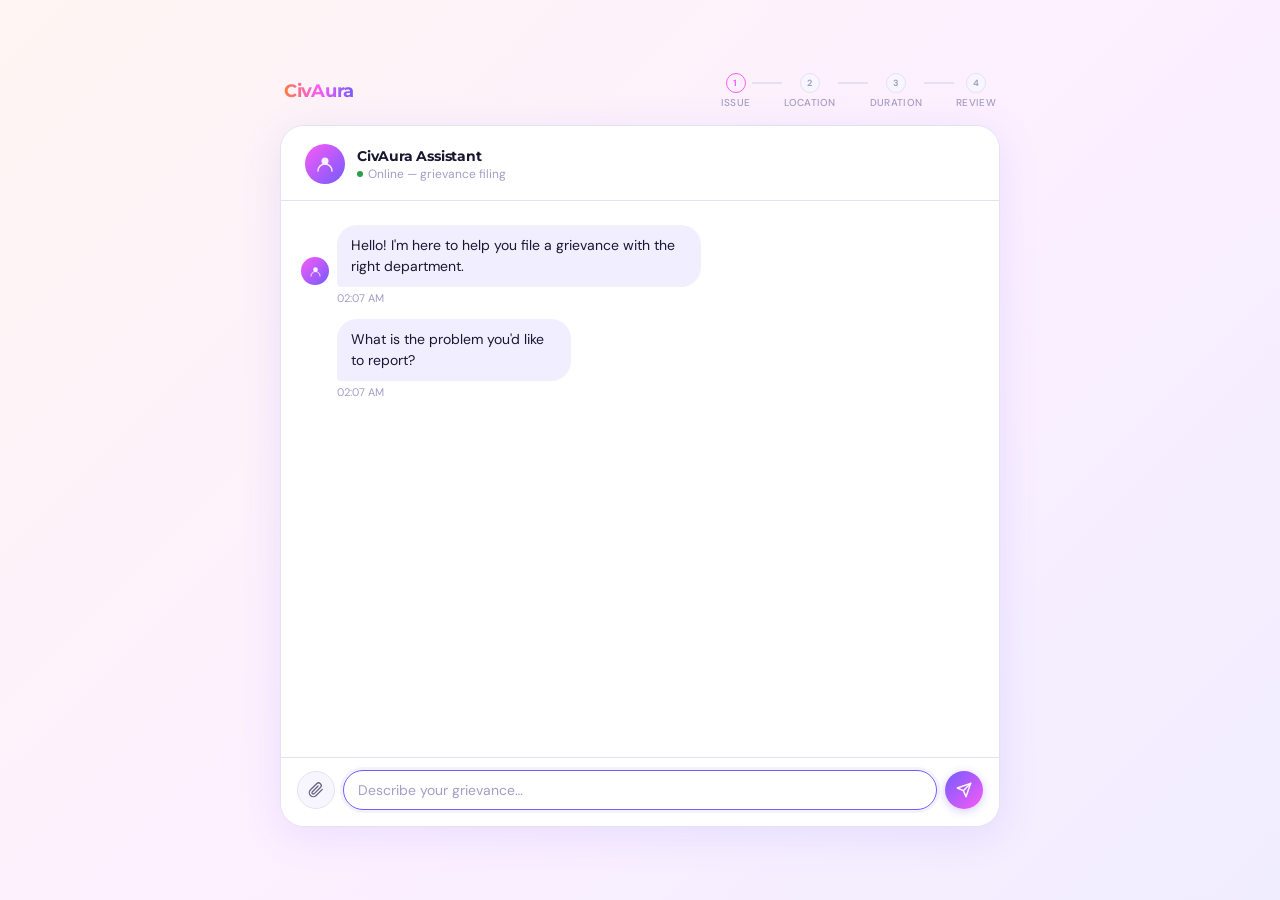
<file: chat.html>
<!DOCTYPE html>
<html lang="en">
<head>
<meta charset="UTF-8">
<meta name="viewport" content="width=device-width, initial-scale=1.0">
<title>CivAura — File a Grievance</title>
<link href="https://fonts.googleapis.com/css2?family=Montserrat:wght@700&family=DM+Sans:wght@400;500;600&display=swap" rel="stylesheet">

<style>

*, *::before, *::after { box-sizing: border-box; margin: 0; padding: 0; }

:root {
  --brand-a: #ff7a41;
  --brand-b: #f95bf6;
  --brand-c: #745bff;
  --surface: #ffffff;
  --surface-2: #f7f6ff;
  --surface-3: #edeaff;
  --text-primary: #1a1730;
  --text-secondary: #6b6587;
  --text-muted: #a49ec5;
  --border: #e5e1f5;
  --user-bubble: #745bff;
  --user-text: #ffffff;
  --bot-bubble: #f0eeff;
  --bot-text: #1a1730;
  --warn-bg: #fff8ec;
  --warn-border: #f5c842;
  --warn-text: #7a5800;
  --success: #2e9e48;
  --radius-sm: 8px;
  --radius-md: 16px;
  --radius-lg: 20px;
  --shadow: 0 8px 40px rgba(116,91,255,0.13);
}

body {
  font-family: 'DM Sans', sans-serif;
  background: linear-gradient(135deg, #fff5f2 0%, #fdf0ff 50%, #f0edff 100%);
  min-height: 100vh;
  display: flex;
  flex-direction: column;
  align-items: center;
  justify-content: center;
  padding: 20px;
}

/* ── Header bar ── */
.page-header {
  width: 100%;
  max-width: 720px;
  display: flex;
  align-items: center;
  justify-content: space-between;
  margin-bottom: 16px;
  padding: 0 4px;
}

.logo {
  font-family: 'Montserrat', sans-serif;
  font-size: 18px;
  font-weight: 700;
  background: linear-gradient(90deg, var(--brand-a), var(--brand-b), var(--brand-c));
  -webkit-background-clip: text;
  -webkit-text-fill-color: transparent;
  background-clip: text;
  letter-spacing: -0.3px;
}

.step-pills {
  display: flex;
  gap: 6px;
  align-items: center;
}

.step-pill {
  width: 28px;
  height: 6px;
  border-radius: 99px;
  background: var(--border);
  transition: background 0.4s;
}

.step-pill.active {
  background: linear-gradient(90deg, var(--brand-b), var(--brand-c));
}

/* ── Chat card ── */
.chat-card {
  width: 100%;
  max-width: 720px;
  background: var(--surface);
  border-radius: 24px;
  display: flex;
  flex-direction: column;
  height: 78vh;
  min-height: 520px;
  box-shadow: var(--shadow);
  border: 1px solid var(--border);
  overflow: hidden;
}

/* ── Chat header ── */
.chat-header {
  padding: 18px 24px 16px;
  border-bottom: 1px solid var(--border);
  display: flex;
  align-items: center;
  gap: 12px;
  background: var(--surface);
}

.avatar {
  width: 40px;
  height: 40px;
  border-radius: 50%;
  background: linear-gradient(135deg, var(--brand-b), var(--brand-c));
  display: flex;
  align-items: center;
  justify-content: center;
  flex-shrink: 0;
}

.avatar svg { display: block; }

.chat-header-info { flex: 1; }

.chat-header-name {
  font-family: 'Montserrat', sans-serif;
  font-size: 14px;
  font-weight: 700;
  color: var(--text-primary);
  letter-spacing: -0.2px;
}

.chat-header-status {
  font-size: 12px;
  color: var(--text-muted);
  margin-top: 1px;
  display: flex;
  align-items: center;
  gap: 5px;
}

.status-dot {
  width: 6px;
  height: 6px;
  background: #2e9e48;
  border-radius: 50%;
  display: inline-block;
}

/* Progress tracker */
.progress-tracker {
  display: flex;
  gap: 0;
  align-items: center;
}

.prog-item {
  display: flex;
  flex-direction: column;
  align-items: center;
  gap: 3px;
  font-size: 10px;
  color: var(--text-muted);
  font-weight: 500;
  letter-spacing: 0.3px;
  text-transform: uppercase;
}

.prog-item.done { color: var(--brand-c); }

.prog-dot {
  width: 20px;
  height: 20px;
  border-radius: 50%;
  border: 1.5px solid var(--border);
  display: flex;
  align-items: center;
  justify-content: center;
  font-size: 9px;
  font-weight: 700;
  color: var(--text-muted);
  background: var(--surface-2);
  transition: all 0.3s;
}

.prog-item.done .prog-dot {
  background: var(--brand-c);
  border-color: var(--brand-c);
  color: white;
}

.prog-item.active .prog-dot {
  border-color: var(--brand-b);
  color: var(--brand-b);
  background: #fdf0ff;
}

.prog-line {
  width: 30px;
  height: 1.5px;
  background: var(--border);
  margin: 0 2px;
  margin-bottom: 16px;
  transition: background 0.3s;
}

.prog-line.done { background: var(--brand-c); }

/* ── Messages area ── */
.chat-window {
  flex: 1;
  overflow-y: auto;
  padding: 24px 20px 12px;
  display: flex;
  flex-direction: column;
  gap: 4px;
  scroll-behavior: smooth;
}

.chat-window::-webkit-scrollbar { width: 4px; }
.chat-window::-webkit-scrollbar-track { background: transparent; }
.chat-window::-webkit-scrollbar-thumb { background: var(--border); border-radius: 99px; }

/* Message groups */
.msg-group {
  display: flex;
  flex-direction: column;
  gap: 2px;
  margin-bottom: 10px;
}

.msg-group.bot { align-items: flex-start; }
.msg-group.user { align-items: flex-end; }

.msg-row {
  display: flex;
  align-items: flex-end;
  gap: 8px;
}

.msg-group.user .msg-row { flex-direction: row-reverse; }

.bot-icon {
  width: 28px;
  height: 28px;
  border-radius: 50%;
  background: linear-gradient(135deg, var(--brand-b), var(--brand-c));
  display: flex;
  align-items: center;
  justify-content: center;
  flex-shrink: 0;
  margin-bottom: 2px;
}

.bot-icon-spacer {
  width: 28px;
  flex-shrink: 0;
}

.bubble {
  max-width: 72%;
  padding: 10px 14px;
  line-height: 1.5;
  font-size: 14px;
  word-break: break-word;
}

.bubble.bot {
  background: var(--bot-bubble);
  color: var(--bot-text);
  border-radius: var(--radius-lg) var(--radius-lg) var(--radius-lg) 4px;
}

.bubble.user {
  background: linear-gradient(135deg, var(--brand-c), var(--brand-b));
  color: var(--user-text);
  border-radius: var(--radius-lg) var(--radius-lg) 4px var(--radius-lg);
}

.bubble.warning {
  background: var(--warn-bg);
  color: var(--warn-text);
  border: 1px solid var(--warn-border);
  border-radius: var(--radius-md);
  font-size: 13px;
  display: flex;
  align-items: flex-start;
  gap: 8px;
  max-width: 80%;
}

.timestamp {
  font-size: 11px;
  color: var(--text-muted);
  padding: 0 4px;
  margin-top: 2px;
}

/* ── Typing indicator ── */
.typing-row {
  display: flex;
  align-items: flex-end;
  gap: 8px;
  margin-bottom: 8px;
  opacity: 0;
  transform: translateY(6px);
  transition: opacity 0.2s, transform 0.2s;
  pointer-events: none;
}

.typing-row.visible {
  opacity: 1;
  transform: translateY(0);
}

.typing-bubble {
  background: var(--bot-bubble);
  border-radius: var(--radius-lg) var(--radius-lg) var(--radius-lg) 4px;
  padding: 12px 16px;
  display: flex;
  gap: 4px;
  align-items: center;
}

.typing-dot {
  width: 6px;
  height: 6px;
  background: var(--text-muted);
  border-radius: 50%;
  animation: typingBounce 1.2s ease-in-out infinite;
}

.typing-dot:nth-child(2) { animation-delay: 0.2s; }
.typing-dot:nth-child(3) { animation-delay: 0.4s; }

@keyframes typingBounce {
  0%, 60%, 100% { transform: translateY(0); opacity: 0.4; }
  30% { transform: translateY(-5px); opacity: 1; }
}

/* ── Chip suggestions ── */
.chips-area {
  padding: 4px 20px 8px;
  display: flex;
  flex-wrap: wrap;
  gap: 6px;
  min-height: 0;
  transition: min-height 0.2s;
}

.chip {
  display: inline-flex;
  align-items: center;
  padding: 5px 12px;
  background: var(--surface-3);
  border: 1px solid var(--border);
  border-radius: 99px;
  font-size: 12px;
  font-weight: 500;
  color: var(--brand-c);
  cursor: pointer;
  transition: all 0.15s;
  white-space: nowrap;
}

.chip:hover {
  background: var(--brand-c);
  color: white;
  border-color: var(--brand-c);
  transform: translateY(-1px);
}

/* ── Summary card ── */
.summary-card {
  margin: 0 20px 8px;
  background: var(--surface-2);
  border: 1px solid var(--border);
  border-radius: var(--radius-md);
  padding: 12px 16px;
  display: none;
}

.summary-card.visible { display: block; }

.summary-title {
  font-size: 11px;
  text-transform: uppercase;
  letter-spacing: 0.8px;
  color: var(--text-muted);
  font-weight: 600;
  margin-bottom: 8px;
}

.summary-fields {
  display: flex;
  flex-wrap: wrap;
  gap: 8px;
}

.summary-field {
  background: var(--surface);
  border: 1px solid var(--border);
  border-radius: var(--radius-sm);
  padding: 5px 10px;
  display: flex;
  flex-direction: column;
  gap: 1px;
}

.field-label {
  font-size: 10px;
  color: var(--text-muted);
  text-transform: uppercase;
  letter-spacing: 0.5px;
  font-weight: 600;
}

.field-value {
  font-size: 12px;
  color: var(--text-primary);
  font-weight: 500;
}

/* ── Input area ── */
.input-area {
  display: flex;
  align-items: center;
  gap: 8px;
  padding: 12px 16px 16px;
  border-top: 1px solid var(--border);
  background: var(--surface);
}

.icon-btn {
  width: 38px;
  height: 38px;
  border-radius: 50%;
  border: 1px solid var(--border);
  background: var(--surface-2);
  cursor: pointer;
  display: flex;
  align-items: center;
  justify-content: center;
  flex-shrink: 0;
  transition: all 0.15s;
  color: var(--text-secondary);
  font-size: 15px;
}

.icon-btn:hover {
  background: var(--surface-3);
  border-color: var(--brand-c);
  color: var(--brand-c);
}

#userInput {
  flex: 1;
  padding: 10px 14px;
  border-radius: 99px;
  border: 1.5px solid var(--border);
  background: var(--surface-2);
  font-family: 'DM Sans', sans-serif;
  font-size: 14px;
  color: var(--text-primary);
  outline: none;
  transition: border-color 0.2s, background 0.2s;
}

#userInput::placeholder { color: var(--text-muted); }

#userInput:focus {
  border-color: var(--brand-c);
  background: var(--surface);
  box-shadow: 0 0 0 3px rgba(116, 91, 255, 0.08);
}

#sendBtn {
  width: 38px;
  height: 38px;
  border-radius: 50%;
  border: none;
  background: linear-gradient(135deg, var(--brand-c), var(--brand-b));
  color: white;
  cursor: pointer;
  display: flex;
  align-items: center;
  justify-content: center;
  flex-shrink: 0;
  transition: transform 0.15s, box-shadow 0.15s;
  box-shadow: 0 2px 10px rgba(116,91,255,0.3);
}

#sendBtn:hover {
  transform: scale(1.07);
  box-shadow: 0 4px 16px rgba(116,91,255,0.4);
}

#sendBtn:active { transform: scale(0.96); }

#sendBtn svg { display: block; }

#submitBtn {
  display: none;
  padding: 10px 18px;
  border: none;
  border-radius: 99px;
  background: linear-gradient(135deg, var(--brand-a), var(--brand-b));
  color: white;
  font-family: 'DM Sans', sans-serif;
  font-size: 13px;
  font-weight: 600;
  cursor: pointer;
  white-space: nowrap;
  transition: all 0.15s;
  box-shadow: 0 2px 10px rgba(249,91,246,0.3);
  flex-shrink: 0;
}

#submitBtn:hover {
  transform: translateY(-1px);
  box-shadow: 0 4px 16px rgba(249,91,246,0.4);
}

/* ── Confidence badge ── */
.conf-badge {
  display: inline-flex;
  align-items: center;
  gap: 4px;
  font-size: 11px;
  font-weight: 600;
  padding: 3px 8px;
  border-radius: 99px;
  margin-top: 5px;
}

.conf-badge.high {
  background: #e6f9ed;
  color: #1a7035;
}

.conf-badge.medium {
  background: var(--warn-bg);
  color: #7a5800;
}

.conf-badge.low {
  background: #fef0f0;
  color: #9b1c1c;
}

/* ── Slide-in animation ── */
@keyframes slideIn {
  from { opacity: 0; transform: translateY(8px); }
  to   { opacity: 1; transform: translateY(0); }
}

.msg-group { animation: slideIn 0.2s ease forwards; }

/* ── Responsive ── */
@media (max-width: 480px) {
  body { padding: 0; }
  .chat-card {
    border-radius: 0;
    height: 100vh;
    min-height: unset;
    border: none;
  }
  .page-header { display: none; }
  .progress-tracker { display: none; }
}

</style>
</head>
<body>

<!-- Page header -->
<div class="page-header">
  <div class="logo">CivAura</div>
  <div class="progress-tracker" id="progressTracker">
    <div class="prog-item active" id="prog-0"><div class="prog-dot" id="pd-0">1</div><span>Issue</span></div>
    <div class="prog-line" id="pl-0"></div>
    <div class="prog-item" id="prog-1"><div class="prog-dot" id="pd-1">2</div><span>Location</span></div>
    <div class="prog-line" id="pl-1"></div>
    <div class="prog-item" id="prog-2"><div class="prog-dot" id="pd-2">3</div><span>Duration</span></div>
    <div class="prog-line" id="pl-2"></div>
    <div class="prog-item" id="prog-3"><div class="prog-dot" id="pd-3">4</div><span>Review</span></div>
  </div>
</div>

<!-- Chat card -->
<div class="chat-card">

  <!-- Header -->
  <div class="chat-header">
    <div class="avatar">
      <svg width="20" height="20" viewBox="0 0 20 20" fill="none">
        <circle cx="10" cy="7" r="3.5" fill="white" fill-opacity="0.9"/>
        <path d="M3 17c0-3.866 3.134-7 7-7s7 3.134 7 7" stroke="white" stroke-width="1.5" stroke-linecap="round" fill="none" opacity="0.9"/>
      </svg>
    </div>
    <div class="chat-header-info">
      <div class="chat-header-name">CivAura Assistant</div>
      <div class="chat-header-status">
        <span class="status-dot"></span>
        Online — grievance filing
      </div>
    </div>
  </div>

  <!-- Messages -->
  <div id="chatWindow" class="chat-window"></div>

  <!-- Typing indicator -->
  <div class="typing-row" id="typingRow">
    <div class="bot-icon">
      <svg width="13" height="13" viewBox="0 0 20 20" fill="none">
        <circle cx="10" cy="7" r="3.5" fill="white" fill-opacity="0.9"/>
        <path d="M3 17c0-3.866 3.134-7 7-7s7 3.134 7 7" stroke="white" stroke-width="1.5" stroke-linecap="round" fill="none" opacity="0.9"/>
      </svg>
    </div>
    <div class="typing-bubble">
      <div class="typing-dot"></div>
      <div class="typing-dot"></div>
      <div class="typing-dot"></div>
    </div>
  </div>

  <!-- Chip suggestions -->
  <div class="chips-area" id="chipsArea"></div>

  <!-- Collected fields summary -->
  <div class="summary-card" id="summaryCard">
    <div class="summary-title">Collected so far</div>
    <div class="summary-fields" id="summaryFields"></div>
  </div>

  <!-- Input area -->
  <div class="input-area">
    <button class="icon-btn" id="attachBtn" title="Attach file">
      <svg width="16" height="16" viewBox="0 0 24 24" fill="none" stroke="currentColor" stroke-width="2" stroke-linecap="round" stroke-linejoin="round">
        <path d="M21.44 11.05l-9.19 9.19a6 6 0 0 1-8.49-8.49l9.19-9.19a4 4 0 0 1 5.66 5.66l-9.2 9.19a2 2 0 0 1-2.83-2.83l8.49-8.48"/>
      </svg>
    </button>
    <input type="file" id="fileInput" style="display:none">

    <input id="userInput" placeholder="Describe your grievance…" autocomplete="off">

    <button id="sendBtn" aria-label="Send">
      <svg width="16" height="16" viewBox="0 0 24 24" fill="none" stroke="currentColor" stroke-width="2.2" stroke-linecap="round" stroke-linejoin="round">
        <line x1="22" y1="2" x2="11" y2="13"/>
        <polygon points="22 2 15 22 11 13 2 9 22 2"/>
      </svg>
    </button>

    <button id="submitBtn">Submit complaint</button>
  </div>

</div>

<script>

/* ─── Auth guard ─── */
// if(!sessionStorage.getItem("token")){ window.location="/auth.html" }

/* ─── State ─── */
let step = 0;

let complaintData = {
  description: "",
  district: "",
  pincode: "",
  duration: "",
  category_code: "",
  org_code: "",
  confidence: "",
  attachment_path: ""
};

/* ─── DOM refs ─── */
const chatWindow  = document.getElementById("chatWindow");
const userInput   = document.getElementById("userInput");
const typingRow   = document.getElementById("typingRow");
const chipsArea   = document.getElementById("chipsArea");
const summaryCard = document.getElementById("summaryCard");
const summaryFields = document.getElementById("summaryFields");

/* ─── Helpers ─── */
function getTime(){
  return new Date().toLocaleTimeString([], { hour: '2-digit', minute: '2-digit' });
}

function scrollBottom(){
  chatWindow.scrollTop = chatWindow.scrollHeight;
}

function showTyping(){
  typingRow.classList.add("visible");
  scrollBottom();
}

function hideTyping(){
  typingRow.classList.remove("visible");
}

function setProgress(step){
  for(let i = 0; i < 4; i++){
    const prog = document.getElementById(`prog-${i}`);
    const dot  = document.getElementById(`pd-${i}`);
    if(i < step){
      prog.className = "prog-item done";
      dot.innerHTML = `<svg width="9" height="9" viewBox="0 0 12 12"><polyline points="2,6 5,9 10,3" stroke="white" stroke-width="1.8" fill="none" stroke-linecap="round" stroke-linejoin="round"/></svg>`;
      if(i < 3) document.getElementById(`pl-${i}`).className = "prog-line done";
    } else if(i === step){
      prog.className = "prog-item active";
    } else {
      prog.className = "prog-item";
      dot.textContent = i + 1;
    }
  }
}

function updateSummary(){
  const fields = [
    { label: "Issue", value: complaintData.description, key: "description" },
    { label: "District", value: complaintData.district, key: "district" },
    { label: "Pincode", value: complaintData.pincode, key: "pincode" },
    { label: "Duration", value: complaintData.duration, key: "duration" },
  ];

  const filled = fields.filter(f => f.value);
  if(!filled.length){ summaryCard.classList.remove("visible"); return; }

  summaryCard.classList.add("visible");
  summaryFields.innerHTML = filled.map(f => `
    <div class="summary-field">
      <span class="field-label">${f.label}</span>
      <span class="field-value">${f.value}</span>
    </div>
  `).join("");
}

/* ─── Add message ─── */
function addMessage(html, type, showAvatar = true){
  const group = document.createElement("div");
  group.className = `msg-group ${type === "user" ? "user" : "bot"}`;

  const row = document.createElement("div");
  row.className = "msg-row";

  if(type !== "user" && type !== "warning"){
    const icon = document.createElement("div");
    if(showAvatar){
      icon.className = "bot-icon";
      icon.innerHTML = `<svg width="13" height="13" viewBox="0 0 20 20" fill="none"><circle cx="10" cy="7" r="3.5" fill="white" fill-opacity="0.9"/><path d="M3 17c0-3.866 3.134-7 7-7s7 3.134 7 7" stroke="white" stroke-width="1.5" stroke-linecap="round" fill="none" opacity="0.9"/></svg>`;
    } else {
      icon.className = "bot-icon-spacer";
    }
    row.appendChild(icon);
  }

  const bubble = document.createElement("div");
  bubble.className = `bubble ${type === "user" ? "user" : type === "warning" ? "warning" : "bot"}`;
  bubble.innerHTML = html;

  row.appendChild(bubble);
  group.appendChild(row);

  const ts = document.createElement("div");
  ts.className = "timestamp";
  ts.style.paddingLeft = (type !== "user" && type !== "warning") ? "36px" : "0";
  ts.textContent = getTime();
  group.appendChild(ts);

  chatWindow.appendChild(group);
  scrollBottom();
}

/* ─── Render chips ─── */
function renderChips(items, onSelect){
  chipsArea.innerHTML = "";
  items.forEach(item => {
    const chip = document.createElement("div");
    chip.className = "chip";
    chip.textContent = typeof item === "string" ? item : item.description || item;
    chip.onclick = () => onSelect ? onSelect(chip.textContent) : null;
    chipsArea.appendChild(chip);
  });
}

/* ─── Debounce ─── */
function debounce(fn, ms){
  let t;
  return (...args) => { clearTimeout(t); t = setTimeout(() => fn(...args), ms); };
}

/* ─── Confidence badge helper ─── */
function confBadge(score){
  const pct = Math.round(score * 100);
  const cls = pct >= 85 ? "high" : pct >= 65 ? "medium" : "low";
  const label = pct >= 85 ? "Auto-routed" : pct >= 65 ? "Manual review" : "Low confidence";
  return `<div class="conf-badge ${cls}">${label} · ${pct}%</div>`;
}

/* ─── API helpers (swap apiFetch / authHeaders with your real implementations) ─── */
function authHeaders(){
  const token = sessionStorage.getItem("token");
  return token ? { "Authorization": `Bearer ${token}` } : {};
}

async function apiFetch(path, opts = {}){
  return fetch(path, opts);
}

/* ─── Init ─── */
window.onload = () => {
  setProgress(0);
  addMessage("Hello! I'm here to help you file a grievance with the right department.", "bot", true);
  setTimeout(() => {
    addMessage("What is the problem you'd like to report?", "bot", false);
    userInput.focus();
  }, 700);
};

/* ─── Send button ─── */
document.getElementById("sendBtn").onclick = sendMessage;
userInput.addEventListener("keydown", e => { if(e.key === "Enter" && !e.shiftKey){ e.preventDefault(); sendMessage(); } });

async function sendMessage(){
  const text = userInput.value.trim();
  if(!text) return;

  addMessage(text, "user");
  userInput.value = "";
  renderChips([]);

  try {

    if(step === 0){
      complaintData.description = text;
      step = 1;
      setProgress(1);
      updateSummary();
      showTyping();
      setTimeout(() => {
        hideTyping();
        addMessage("Got it. Which <b>district</b> are you in, and what's your <b>pincode</b>?<br><small style='color:var(--text-muted)'>e.g. Hyderabad 500032</small>", "bot", true);
      }, 700);

    } else if(step === 1){
      const parts = text.split(/\s+/);
      complaintData.district = parts[0] || text;
      complaintData.pincode  = parts[1] || "";
      step = 2;
      setProgress(2);
      updateSummary();
      showTyping();
      setTimeout(() => {
        hideTyping();
        addMessage("How long has this been happening?<br><small style='color:var(--text-muted)'>e.g. 2 weeks, since last month</small>", "bot", true);
      }, 700);

    } else if(step === 2){
      complaintData.duration = text;
      step = 3;
      setProgress(3);
      updateSummary();
      showTyping();

      try {
        const res = await apiFetch("/api/classify", {
          method: "POST",
          headers: { "Content-Type": "application/json", ...authHeaders() },
          body: JSON.stringify({ complaint_text: complaintData.description })
        });
        const data = await res.json();
        hideTyping();

        complaintData.category_code    = data.category_code;
        complaintData.category_name    = data.category_name  || "";
        complaintData.org_code         = data.department     || "";
        complaintData.priority         = data.priority       || "Medium";
        complaintData.confidence       = data.confidence;

        addMessage(
          `I've categorised this as <b>${data.category_name || "General"}</b>, routed to <b>${data.department || "General Dept"}</b>.${confBadge(data.confidence || 0.5)}`,
          "bot", true
        );
        const predRes = await apiFetch("/api/predict", {
            method: "POST",
            headers: { "Content-Type": "application/json", ...authHeaders() },
            body: JSON.stringify({
                category_code: data.category_code,
                org_code: data.department || ""
            })
        })
        const pred = await predRes.json()
        complaintData.resolution_range = pred.range;
        addMessage(
            `Expected resolution in <b>${pred.estimated_days} days</b> &nbsp;·&nbsp; ${pred.range} &nbsp;·&nbsp; ${pred.confidence_band}`,
            "bot"
        )
        if((data.confidence || 0) < 0.85){
          addMessage(
            `<svg width="14" height="14" viewBox="0 0 24 24" fill="none" stroke="currentColor" stroke-width="2" style="flex-shrink:0;margin-top:1px"><path d="M10.29 3.86L1.82 18a2 2 0 0 0 1.71 3h16.94a2 2 0 0 0 1.71-3L13.71 3.86a2 2 0 0 0-3.42 0z"/><line x1="12" y1="9" x2="12" y2="13"/><line x1="12" y1="17" x2="12.01" y2="17"/></svg>
            This complaint will be sent for <b>manual review</b> before final routing.`,
            "warning"
          );
        }

        setProgress(4);
        document.getElementById("submitBtn").style.display = "inline-flex";

      } catch(e){
        hideTyping();
        addMessage("I've collected all your details. Please submit when ready.", "bot", true);
        document.getElementById("submitBtn").style.display = "inline-flex";
      }
    }

  } catch(e){
    hideTyping();
    addMessage("Sorry, something went wrong. Please try again.", "bot", true);
  }
}

/* ─── Autocomplete chips ─── */
userInput.addEventListener("input", debounce(async () => {
  const q = userInput.value.trim();
  if(!q || step !== 0){ renderChips([]); return; }

  try {
    const res = await apiFetch(`/api/autocomplete`, {
      method: "POST",
      headers: { "Content-Type": "application/json", ...authHeaders() },
      body: JSON.stringify({ query: q })
    });
    const data = await res.json();
    const suggestions = (data.suggestions || []).slice(0, 3);

    renderChips(suggestions, (text) => {
      userInput.value = text;
      sendMessage();
    });
  } catch(e){ renderChips([]); }
}, 350));

/* ─── Attach file ─── */
document.getElementById("attachBtn").onclick = () => document.getElementById("fileInput").click();

document.getElementById("fileInput").onchange = async (e) => {
  const file = e.target.files[0];
  if(!file) return;

  const formData = new FormData();
  formData.append("file", file);

  try {
    const res = await apiFetch("/api/files/upload", {
      method: "POST",
      headers: authHeaders(),
      body: formData
    });
    const data = await res.json();
    complaintData.attachment_path = data.path;
    addMessage(`Attachment added: <b>${file.name}</b>`, "bot", true);
  } catch(e){
    addMessage("Could not upload attachment. Please try again.", "bot", true);
  }
};

/* ─── Submit ─── */
document.getElementById("submitBtn").onclick = async () => {
  try {
    const res = await apiFetch("/api/chat/submit", {
      method: "POST",
      headers: { "Content-Type": "application/json", ...authHeaders() },
      body: JSON.stringify({ collected_data: complaintData })
    });
    const data = await res.json();
    sessionStorage.setItem("registration_no",  data.registration_no);
    sessionStorage.setItem("category_name",    complaintData.category_name  || "");
    sessionStorage.setItem("department",       complaintData.org_code        || "");
    sessionStorage.setItem("priority",         complaintData.priority        || "Medium");
    sessionStorage.setItem("confidence",       complaintData.confidence      || "0.5");
    sessionStorage.setItem("needs_review",     String((complaintData.confidence || 0.5) < 0.85));
    sessionStorage.setItem("resolution_range", complaintData.resolution_range || "7-9 days");
    window.location = "/result";
  } catch(e){
    addMessage("Submission failed. Please try again.", "bot", true);
  }
};

</script>
</body>
</html>
</file>
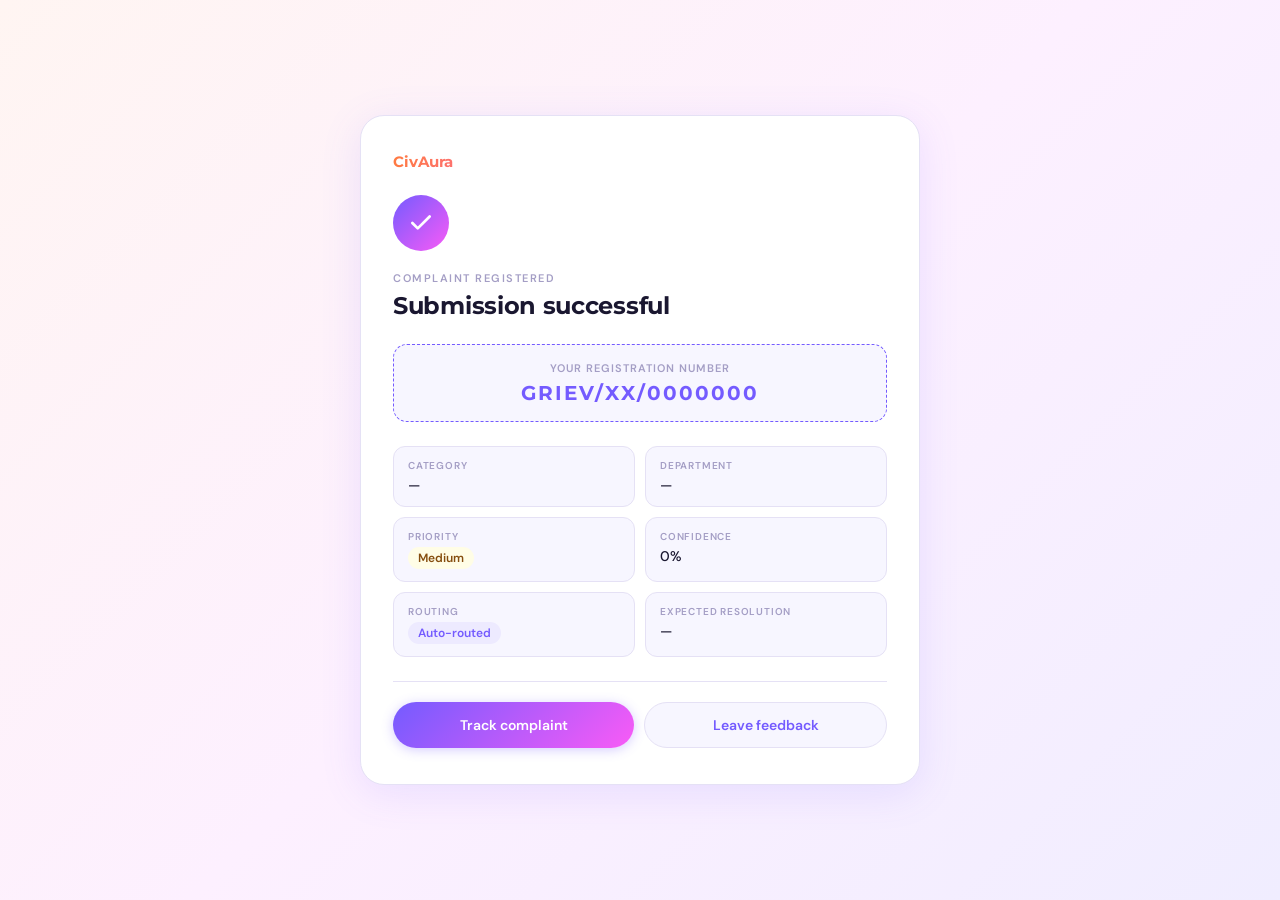
<file: result.html>
<!DOCTYPE html>
<html lang="en">
<head>
<meta charset="UTF-8">
<meta name="viewport" content="width=device-width, initial-scale=1.0">
<title>Complaint Submitted — CivAura</title>
<link href="https://fonts.googleapis.com/css2?family=Montserrat:wght@700&family=DM+Sans:wght@400;500;600&display=swap" rel="stylesheet">
<style>
*, *::before, *::after { box-sizing: border-box; margin: 0; padding: 0; }

:root {
  --brand-a: #ff7a41;
  --brand-b: #f95bf6;
  --brand-c: #745bff;
  --surface: #ffffff;
  --surface-2: #f7f6ff;
  --surface-3: #edeaff;
  --border: #e5e1f5;
  --text-primary: #1a1730;
  --text-secondary: #6b6587;
  --text-muted: #a49ec5;
}

body {
  font-family: 'DM Sans', sans-serif;
  background: linear-gradient(135deg, #fff5f2 0%, #fdf0ff 50%, #f0edff 100%);
  min-height: 100vh;
  display: flex;
  align-items: center;
  justify-content: center;
  padding: 20px;
}

.card {
  background: var(--surface);
  border-radius: 24px;
  border: 1px solid var(--border);
  box-shadow: 0 8px 40px rgba(116,91,255,0.13);
  width: 100%;
  max-width: 560px;
  padding: 36px 32px;
}

.logo {
  font-family: 'Montserrat', sans-serif;
  font-size: 15px;
  font-weight: 700;
  background: linear-gradient(90deg, var(--brand-a), var(--brand-b), var(--brand-c));
  -webkit-background-clip: text;
  -webkit-text-fill-color: transparent;
  background-clip: text;
  margin-bottom: 24px;
}

.success-icon {
  width: 56px;
  height: 56px;
  border-radius: 50%;
  background: linear-gradient(135deg, var(--brand-c), var(--brand-b));
  display: flex;
  align-items: center;
  justify-content: center;
  margin-bottom: 20px;
}

.page-label {
  font-size: 11px;
  text-transform: uppercase;
  letter-spacing: 1.5px;
  color: var(--text-muted);
  font-weight: 600;
  margin-bottom: 6px;
}

h1 {
  font-family: 'Montserrat', sans-serif;
  font-size: 24px;
  font-weight: 700;
  color: var(--text-primary);
  margin-bottom: 24px;
  letter-spacing: -0.3px;
}

.reg-box {
  background: var(--surface-2);
  border: 1.5px dashed var(--brand-c);
  border-radius: 14px;
  padding: 16px 20px;
  text-align: center;
  margin-bottom: 24px;
}

.reg-label {
  font-size: 11px;
  text-transform: uppercase;
  letter-spacing: 1px;
  color: var(--text-muted);
  font-weight: 600;
  margin-bottom: 6px;
}

.reg-number {
  font-family: 'Montserrat', sans-serif;
  font-size: 20px;
  font-weight: 700;
  color: var(--brand-c);
  letter-spacing: 2px;
}

.info-grid {
  display: grid;
  grid-template-columns: 1fr 1fr;
  gap: 10px;
  margin-bottom: 24px;
}

.info-card {
  background: var(--surface-2);
  border: 1px solid var(--border);
  border-radius: 12px;
  padding: 12px 14px;
}

.info-card-label {
  font-size: 10px;
  text-transform: uppercase;
  letter-spacing: 0.8px;
  color: var(--text-muted);
  font-weight: 600;
  margin-bottom: 4px;
}

.info-card-value {
  font-size: 14px;
  font-weight: 500;
  color: var(--text-primary);
}

.badge {
  display: inline-block;
  padding: 3px 10px;
  border-radius: 99px;
  font-size: 12px;
  font-weight: 600;
}

.badge-green  { background: #e6f9ed; color: #1a7035; }
.badge-red    { background: #fef0f0; color: #9b1c1c; }
.badge-orange { background: #fff8ec; color: #7a5800; }
.badge-yellow { background: #fffde6; color: #854d0e; }
.badge-purple { background: var(--surface-3); color: var(--brand-c); }

.divider {
  height: 1px;
  background: var(--border);
  margin-bottom: 20px;
}

.btn-row {
  display: flex;
  gap: 10px;
}

.btn-primary {
  flex: 1;
  padding: 13px;
  border: none;
  border-radius: 99px;
  background: linear-gradient(135deg, var(--brand-c), var(--brand-b));
  color: white;
  font-family: 'DM Sans', sans-serif;
  font-size: 14px;
  font-weight: 600;
  cursor: pointer;
  text-align: center;
  text-decoration: none;
  display: flex;
  align-items: center;
  justify-content: center;
  transition: all 0.15s;
  box-shadow: 0 2px 12px rgba(116,91,255,0.3);
}

.btn-primary:hover {
  transform: translateY(-1px);
  box-shadow: 0 4px 20px rgba(116,91,255,0.4);
}

.btn-secondary {
  flex: 1;
  padding: 13px;
  border: 1px solid var(--border);
  border-radius: 99px;
  background: var(--surface-2);
  color: var(--brand-c);
  font-family: 'DM Sans', sans-serif;
  font-size: 14px;
  font-weight: 600;
  cursor: pointer;
  text-align: center;
  text-decoration: none;
  display: flex;
  align-items: center;
  justify-content: center;
  transition: all 0.15s;
}

.btn-secondary:hover {
  background: var(--surface-3);
  border-color: var(--brand-c);
}

@media (max-width: 480px) {
  body { padding: 0; align-items: flex-start; }
  .card { border-radius: 0; min-height: 100vh; box-shadow: none; border: none; }
  .info-grid { grid-template-columns: 1fr; }
  .btn-row { flex-direction: column; }
}
</style>
</head>
<body>

<div class="card">
  <div class="logo">CivAura</div>

  <div class="success-icon">
    <svg width="26" height="26" viewBox="0 0 24 24" fill="none" stroke="white" stroke-width="2.5" stroke-linecap="round" stroke-linejoin="round">
      <polyline points="20 6 9 17 4 12"/>
    </svg>
  </div>

  <div class="page-label">Complaint registered</div>
  <h1>Submission successful</h1>

  <div class="reg-box">
    <div class="reg-label">Your registration number</div>
    <div class="reg-number" id="regNo">GRIEV/XX/0000000</div>
  </div>

  <div class="info-grid">
    <div class="info-card">
      <div class="info-card-label">Category</div>
      <div class="info-card-value" id="resCategory">—</div>
    </div>
    <div class="info-card">
      <div class="info-card-label">Department</div>
      <div class="info-card-value" id="resDept">—</div>
    </div>
    <div class="info-card">
      <div class="info-card-label">Priority</div>
      <div class="info-card-value" id="resPriority">—</div>
    </div>
    <div class="info-card">
      <div class="info-card-label">Confidence</div>
      <div class="info-card-value" id="resConfidence">—</div>
    </div>
    <div class="info-card">
      <div class="info-card-label">Routing</div>
      <div class="info-card-value" id="resRouting">—</div>
    </div>
    <div class="info-card">
      <div class="info-card-label">Expected resolution</div>
      <div class="info-card-value" id="resDays">—</div>
    </div>
  </div>

  <div class="divider"></div>

  <div class="btn-row">
    <a href="/track-status" class="btn-primary">Track complaint</a>
    <a href="/feedback" class="btn-secondary">Leave feedback</a>
  </div>
</div>

<script>
const regNo      = sessionStorage.getItem("registration_no") || "GRIEV/XX/0000000"
const category   = sessionStorage.getItem("category_name")   || "—"
const dept       = sessionStorage.getItem("department")       || "—"
const priority   = sessionStorage.getItem("priority")         || "Medium"
const confidence = sessionStorage.getItem("confidence")       || "0"
const needReview = sessionStorage.getItem("needs_review")     || "false"
const days       = sessionStorage.getItem("resolution_range") || "—"

document.getElementById("regNo").textContent       = regNo
document.getElementById("resCategory").textContent = category
document.getElementById("resDept").textContent     = dept
document.getElementById("resDays").textContent     = days

const priorityColors = {
  Critical: "badge-red",
  High:     "badge-orange",
  Medium:   "badge-yellow",
  Low:      "badge-green"
}
document.getElementById("resPriority").innerHTML =
  `<span class="badge ${priorityColors[priority] || "badge-yellow"}">${priority}</span>`

document.getElementById("resConfidence").textContent =
  confidence ? (parseFloat(confidence) * 100).toFixed(0) + "%" : "—"

document.getElementById("resRouting").innerHTML = needReview === "true"
  ? '<span class="badge badge-orange">Under review</span>'
  : '<span class="badge badge-purple">Auto-routed</span>'

// Pass reg number to feedback page
document.querySelector('a[href="/feedback"]').href =
  `/feedback?reg=${encodeURIComponent(regNo)}`
</script>

</body>
</html>
</file>
